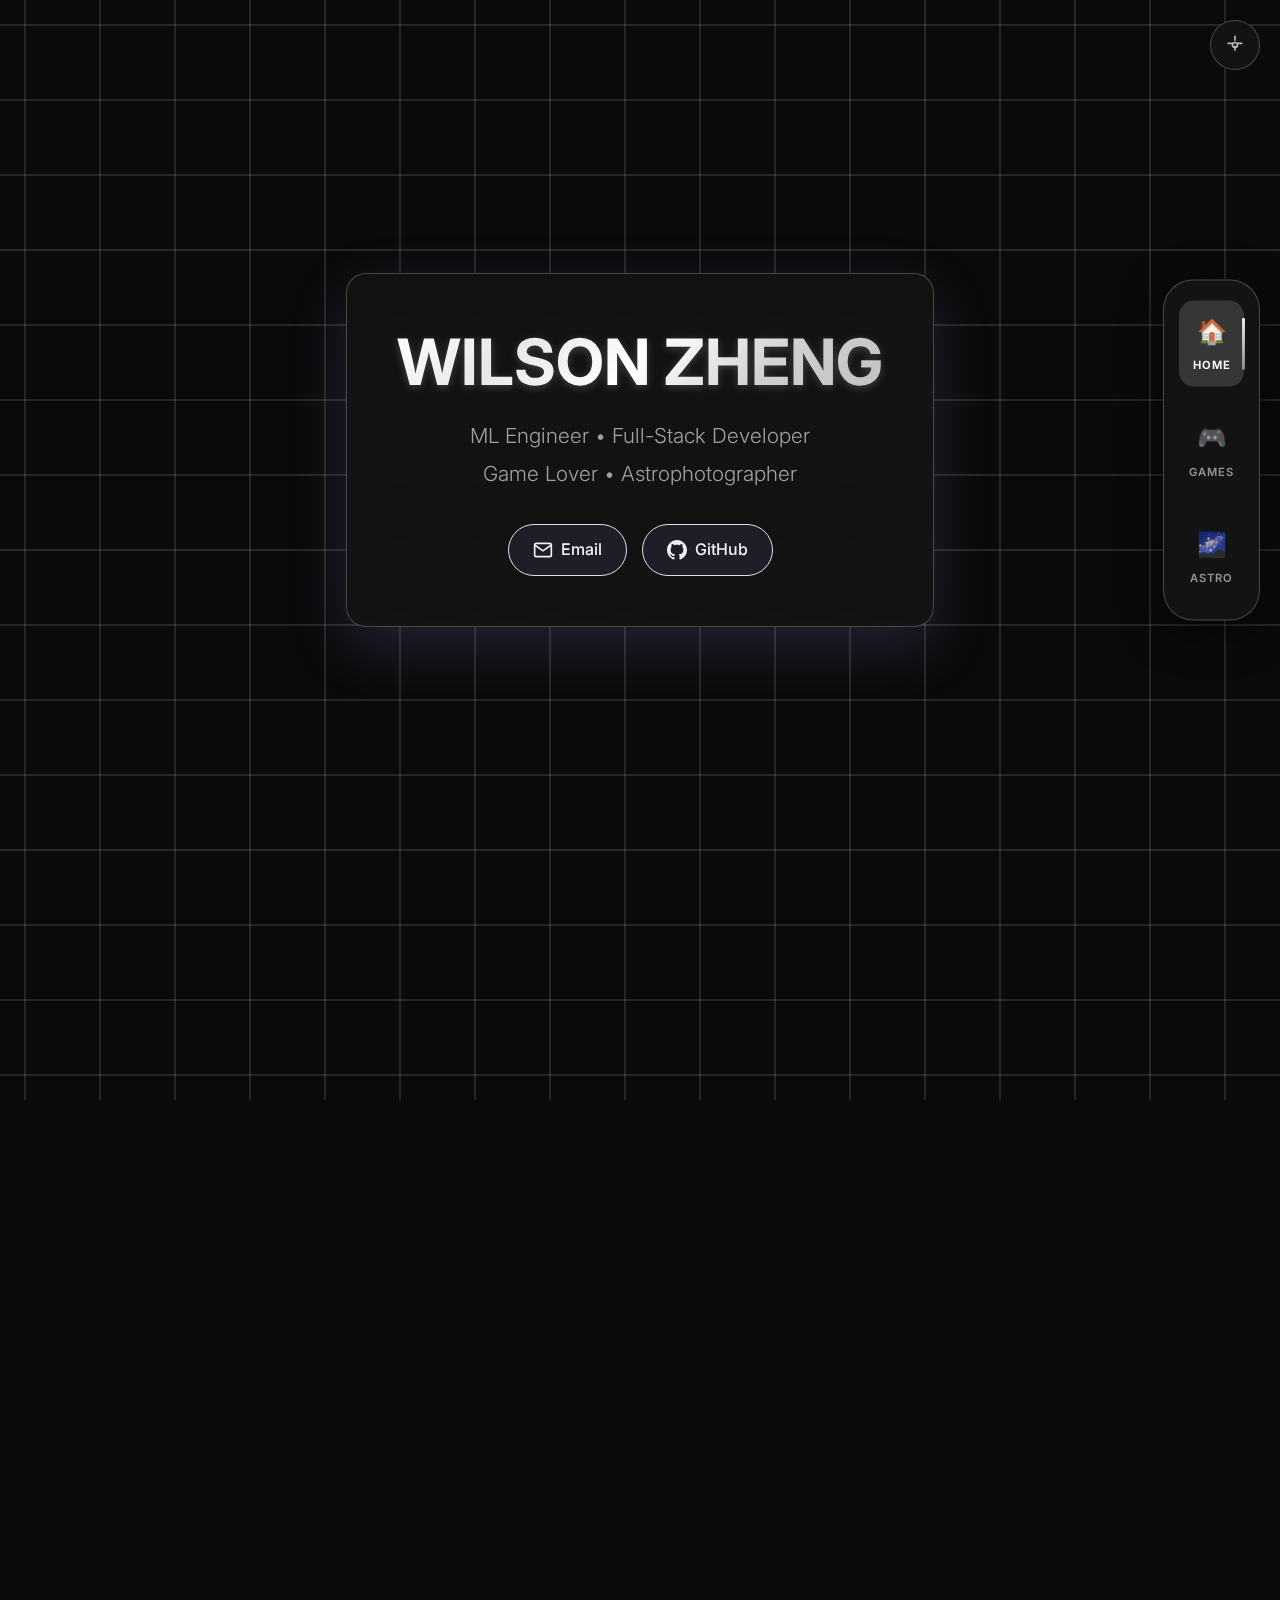
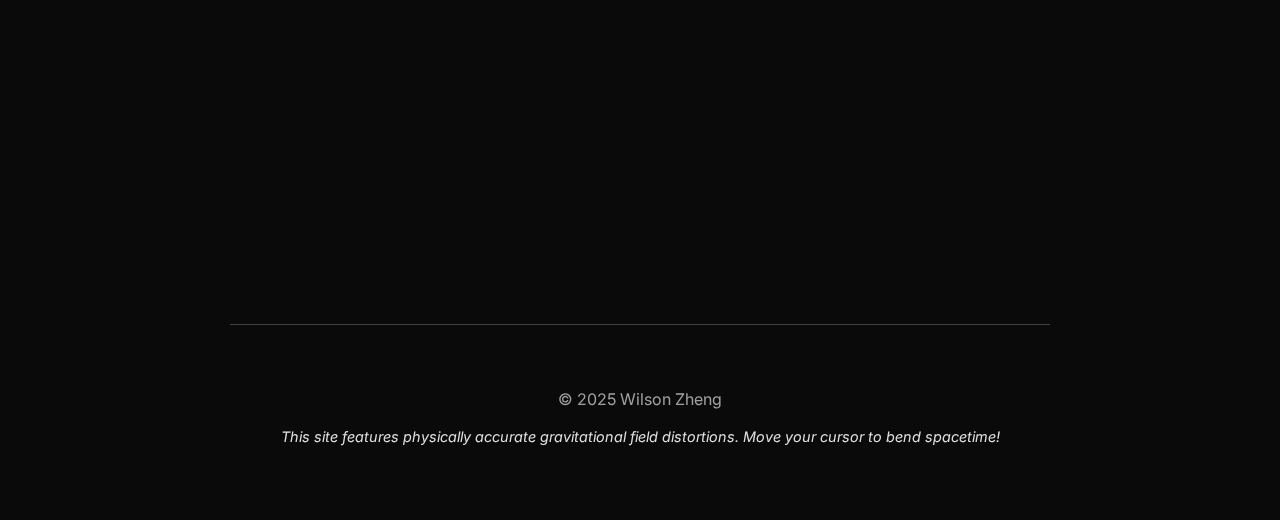
<file: index.html>
<!DOCTYPE html>
<html lang="en">
<head>
    <meta charset="UTF-8">
    <meta name="viewport" content="width=device-width, initial-scale=1.0">
    <title>Wilson Zheng | AI Engineer & Physicist</title>
    <link rel="stylesheet" href="styles.css">
    <link rel="preconnect" href="https://fonts.googleapis.com">
    <link rel="preconnect" href="https://fonts.gstatic.com" crossorigin>
    <link href="https://fonts.googleapis.com/css2?family=Inter:wght@300;400;600;700&family=JetBrains+Mono:wght@400;600&display=swap" rel="stylesheet">
</head>
<body>
    <canvas id="gravitationalGrid"></canvas>

    <!-- Navigation Bar -->
    <nav class="navbar-side-right">
        <a href="index.html" class="nav-link active" title="Home">
            <span class="icon">🏠</span>
            <span class="label">Home</span>
        </a>
        <a href="games.html" class="nav-link" title="Games">
            <span class="icon">🎮</span>
            <span class="label">Games</span>
        </a>
        <a href="astrophotography.html" class="nav-link" title="Astrophotography">
            <span class="icon">🌌</span>
            <span class="label">Astro</span>
        </a>
    </nav>

    <!-- Background Controls -->
    <div class="controls-panel" id="controlsPanel">
        <button class="controls-toggle" id="controlsToggle" aria-label="Toggle Controls">
            <svg width="20" height="20" viewBox="0 0 24 24" fill="none" stroke="currentColor" stroke-width="2">
                <circle cx="12" cy="12" r="3"></circle>
                <path d="M12 1v6m0 6v6m9-9h-6m-6 0H3"></path>
            </svg>
        </button>

        <div class="controls-content" id="controlsContent">
            <h3>Grid Controls</h3>

            <div class="control-group">
                <label class="toggle-label">
                    <span>Grid Animation</span>
                    <input type="checkbox" id="gridToggle" checked>
                    <span class="toggle-switch"></span>
                </label>
            </div>

            <div class="control-group">
                <label>
                    Grid Spacing: <span class="value" id="spacingValue">75</span>px
                </label>
                <input type="range" id="gridSpacing" min="20" max="100" value="75" step="5">
            </div>

            <div class="control-group">
                <label>
                    Gravity Strength: <span class="value" id="strengthValue">250</span>
                </label>
                <input type="range" id="gravityStrength" min="0" max="500" value="250" step="10">
            </div>

            <div class="control-group">
                <label>
                    Gravity Radius: <span class="value" id="radiusValue">300</span>px
                </label>
                <input type="range" id="gravityRadius" min="100" max="500" value="300" step="20">
            </div>
        </div>
    </div>

    <div class="container">
        <!-- Hero Section -->
        <section class="hero">
            <div class="hero-content">
                <h1>WILSON ZHENG</h1>
                <p class="subtitle">ML Engineer • Full-Stack Developer<br>Game Lover • Astrophotographer</p>
                <div class="hero-links">
                    <a href="mailto:wilsonz@andrew.cmu.edu" class="link-button">
                        <svg width="20" height="20" viewBox="0 0 24 24" fill="none" stroke="currentColor" stroke-width="2">
                            <path d="M4 4h16c1.1 0 2 .9 2 2v12c0 1.1-.9 2-2 2H4c-1.1 0-2-.9-2-2V6c0-1.1.9-2 2-2z"></path>
                            <polyline points="22,6 12,13 2,6"></polyline>
                        </svg>
                        Email
                    </a>
                    <a href="https://github.com/wilsonzheng0327" target="_blank" class="link-button">
                        <svg width="20" height="20" viewBox="0 0 24 24" fill="currentColor">
                            <path d="M12 0c-6.626 0-12 5.373-12 12 0 5.302 3.438 9.8 8.207 11.387.599.111.793-.261.793-.577v-2.234c-3.338.726-4.033-1.416-4.033-1.416-.546-1.387-1.333-1.756-1.333-1.756-1.089-.745.083-.729.083-.729 1.205.084 1.839 1.237 1.839 1.237 1.07 1.834 2.807 1.304 3.492.997.107-.775.418-1.305.762-1.604-2.665-.305-5.467-1.334-5.467-5.931 0-1.311.469-2.381 1.236-3.221-.124-.303-.535-1.524.117-3.176 0 0 1.008-.322 3.301 1.23.957-.266 1.983-.399 3.003-.404 1.02.005 2.047.138 3.006.404 2.291-1.552 3.297-1.23 3.297-1.23.653 1.653.242 2.874.118 3.176.77.84 1.235 1.911 1.235 3.221 0 4.609-2.807 5.624-5.479 5.921.43.372.823 1.102.823 2.222v3.293c0 .319.192.694.801.576 4.765-1.589 8.199-6.086 8.199-11.386 0-6.627-5.373-12-12-12z"/>
                        </svg>
                        GitHub
                    </a>
                </div>
            </div>
        </section>

        <!-- About Section -->
        <section class="section">
            <span class="section-tag">About Me</span>
            <div class="card">
                <!-- <h2>Building AI solutions with a physics mindset</h2> -->
                <p>Hello! I'm Wilson, a Computer Science and Physics graduate from The University of Virginia, currently pursuing my Master's degree at Carnegie Mellon University. My experience spans developing AI-powered tools, building machine leaning models for real-world problems, and architecting cloud solutions. I'm passionate about the intersection of AI research and practical applications, with hands-on experience in ML infra, web development, game development, and data analytics.</p>
                <p>Whether I'm architecting AI-based solutions, creating educational physics games, or exploring machine learning algorithms, I thrive on solving complex problems and translating innovative ideas into real-world solutions. I'm always eager to take on new challenges that push the boundaries of what's possible with technology.</p>
                <p>Beyond academics, I've done a little bit of astrophotography, fully documented by the blog also in the Astro page. A dream of mine is to have one of my images be on apod.nasa.gov!</p>
            </div>
        </section>

        <!-- Education Section -->
        <section class="section">
            <span class="section-tag">Education</span>

            <div class="card">
                <div class="education-header">
                    <div>
                        <h3>Carnegie Mellon University</h3>
                        <p class="degree">Master of Science in Artificial Intelligence and Innovation</p>
                    </div>
                    <div class="education-meta">
                        <p class="date">Expected May 2027</p>
                        <p class="location">Pittsburgh, PA</p>
                    </div>
                </div>
                <div class="courses">
                    <p class="courses-label">Relevant Courses:</p>
                    <p>Machine Learning, Generative-AI for Music, Deep Learning, Multi-Modal Machine Learning, AI Engineering, LLM Systems</p>
                </div>
            </div>

            <div class="card">
                <div class="education-header">
                    <div>
                        <h3>The University of Virginia</h3>
                        <p class="degree">Bachelor's Degree in Computer Science & Physics</p>
                    </div>
                    <div class="education-meta">
                        <p class="date">August 2021 - May 2025</p>
                        <p class="location">Charlottesville, VA</p>
                    </div>
                </div>
                <div class="honors">
                    <!-- <span class="honor-badge">GPA: 3.91/4.0</span> -->
                    <span class="honor-badge">Echols Scholar</span>
                    <span class="honor-badge">College Science Scholar</span>
                    <span class="honor-badge">Dean's List</span>
                </div>
                <div class="courses">
                    <p class="courses-label">Relevant Courses:</p>
                    <p>Data Structures & Algorithms, Software Development Methods, Computer Architecture, Machine Learning, Cybersecurity, Compilers, Operating System, Database Systems, Cloud Computing, Quantum Computing</p>
                </div>
            </div>
        </section>

        <!-- Work Experience Section -->
        <section class="section">
            <span class="section-tag">Work Experience</span>

            <div class="card">
                <div class="experience-header">
                    <div>
                        <h3>Software Development Engineer Intern</h3>
                        <p class="company">Amazon Web Services</p>
                    </div>
                    <div class="experience-meta">
                        <p class="date">Jun 2025 – Aug 2025</p>
                        <p class="location">Beijing, China</p>
                    </div>
                </div>
                <ul class="experience-list">
                    <li>Engineered Amazon Q-powered AI unit test generation tool, achieving up to <strong>90% improvement</strong> in code coverage</li>
                    <li>Integrated solution into Amazon's internal build system and CI/CD pipeline, enabling automatic test generation for development teams, cutting down manual testing effort by <strong>10 hours weekly</strong></li>
                    <li>Deployed scalable cloud infrastructure on AWS utilizing SQS, Lambda, and containerized services</li>
                    <li>Established multi-layered quality filters with <strong>100% reliability</strong> to remove LLM hallucinations</li>
                </ul>
            </div>

            <div class="card">
                <div class="experience-header">
                    <div>
                        <h3>Research Assistant, Game Developer</h3>
                        <p class="company">University of Virginia</p>
                    </div>
                    <div class="experience-meta">
                        <p class="date">Jun 2024 – Sep 2024</p>
                        <p class="location">Charlottesville, VA</p>
                    </div>
                </div>
                <ul class="experience-list">
                    <li>Collaborated with University of Virginia physics faculty to create educational game teaching complex astrophysics concepts including <strong>black holes and gravitational waves</strong> in Unity</li>
                    <li>Engineered infinite world generation system with physically accurate gravitational wave simulations, mimicking ripple effects with correct polarization</li>
                </ul>
            </div>

            <div class="card">
                <div class="experience-header">
                    <div>
                        <h3>Machine Learning Engineer Intern</h3>
                        <p class="company">DataMIMO</p>
                    </div>
                    <div class="experience-meta">
                        <p class="date">May 2024 – Jul 2024</p>
                        <p class="location">Palo Alto, CA</p>
                    </div>
                </div>
                <ul class="experience-list">
                    <li>Analyzed machine learning models to predict property values using NumPy and scikit-learn</li>
                    <li>Created interactive data visualizations and sentiment analysis tools enabling clients to identify emerging market trends and investment opportunities</li>
                    <li>Scraped web information with scripts using ChromeDriver and Selenium to enhance breadth of project datasets</li>
                </ul>
            </div>

            <div class="card">
                <div class="experience-header">
                    <div>
                        <h3>Data Analytics Intern</h3>
                        <p class="company">L'Oréal</p>
                    </div>
                    <div class="experience-meta">
                        <p class="date">Jun 2022 – Aug 2022</p>
                        <p class="location">Shanghai, China</p>
                    </div>
                </div>
                <ul class="experience-list">
                    <li>Solved critical security vulnerability by developing automated Identity and Access Management system, preventing unauthorized project access and ensuring compliance on GCP with Pub/Sub, Cloud Scheduler, and Cloud Function</li>
                    <li>Post-processed <strong>50,000+ consumer responses</strong> with Python Pandas, improved data organization and uniformity</li>
                    <li>Implemented automated ML-based sentiment analysis system on GCP reducing manual analysis time</li>
                </ul>
            </div>
        </section>

        <!-- Projects Section -->
        <section class="section">
            <span class="section-tag">Featured Projects</span>

            <div class="card project-card">
                <div class="project-media">
                    <div class="video-placeholder">
                        <span class="media-icon">🎬</span>
                        <p class="media-label">Demo coming... </p>
                    </div>
                </div>
                <div class="project-content">
                    <div class="project-header">
                        <h3>AI Podcast Platform <a href="https://github.com/wilsonzheng0327/ai-podcast-platform" class="github-link" target="_blank" title="View on GitHub"><svg viewBox="0 0 24 24" fill="currentColor"><path d="M12 0c-6.626 0-12 5.373-12 12 0 5.302 3.438 9.8 8.207 11.387.599.111.793-.261.793-.577v-2.234c-3.338.726-4.033-1.416-4.033-1.416-.546-1.387-1.333-1.756-1.333-1.756-1.089-.745.083-.729.083-.729 1.205.084 1.839 1.237 1.839 1.237 1.07 1.834 2.807 1.304 3.492.997.107-.775.418-1.305.762-1.604-2.665-.305-5.467-1.334-5.467-5.931 0-1.311.469-2.381 1.236-3.221-.124-.303-.535-1.524.117-3.176 0 0 1.008-.322 3.301 1.23.957-.266 1.983-.399 3.003-.404 1.02.005 2.047.138 3.006.404 2.291-1.552 3.297-1.23 3.297-1.23.653 1.653.242 2.874.118 3.176.77.84 1.235 1.911 1.235 3.221 0 4.609-2.807 5.624-5.479 5.921.43.372.823 1.102.823 2.222v3.293c0 .319.192.694.801.576 4.765-1.589 8.199-6.086 8.199-11.386 0-6.627-5.373-12-12-12z"/></svg></a></h3>
                        <p class="date">Oct 2025 – Present</p>
                    </div>
                    <p class="project-description">Architected AI-powered podcast generation platform for personalized podcasts interleaved with real users' stories. Engineered multi-modal ML pipeline integrating Whisper ASR, OpenAI embeddings for semantic vector search, GPT for conversation and script generation, and open-source Text-to-Speech models.</p>
                    <p class="project-description">Implemented RAG-based AI host personality system with per-host knowledge bases, creating AI personas with curated expertise for contextually aware podcast commentary.</p>
                    <div class="tech-stack">
                        <span class="tech-tag">Whisper ASR</span>
                        <span class="tech-tag">OpenAI Embeddings</span>
                        <span class="tech-tag">GPT</span>
                        <span class="tech-tag">Text-to-Speech</span>
                        <span class="tech-tag">RAG</span>
                        <span class="tech-tag">Semantic Search</span>
                    </div>
                </div>
            </div>

            <div class="card project-card">
                <div class="project-media">
                    <div class="video-placeholder">
                        <span class="media-icon">🎬</span>
                        <p class="media-label">Demo coming...</p>
                    </div>
                </div>
                <div class="project-content">
                    <div class="project-header">
                        <h3>Personal News Recommender <a href="https://github.com/wilsonzheng0327/news-recommender" class="github-link" target="_blank" title="View on GitHub"><svg viewBox="0 0 24 24" fill="currentColor"><path d="M12 0c-6.626 0-12 5.373-12 12 0 5.302 3.438 9.8 8.207 11.387.599.111.793-.261.793-.577v-2.234c-3.338.726-4.033-1.416-4.033-1.416-.546-1.387-1.333-1.756-1.333-1.756-1.089-.745.083-.729.083-.729 1.205.084 1.839 1.237 1.839 1.237 1.07 1.834 2.807 1.304 3.492.997.107-.775.418-1.305.762-1.604-2.665-.305-5.467-1.334-5.467-5.931 0-1.311.469-2.381 1.236-3.221-.124-.303-.535-1.524.117-3.176 0 0 1.008-.322 3.301 1.23.957-.266 1.983-.399 3.003-.404 1.02.005 2.047.138 3.006.404 2.291-1.552 3.297-1.23 3.297-1.23.653 1.653.242 2.874.118 3.176.77.84 1.235 1.911 1.235 3.221 0 4.609-2.807 5.624-5.479 5.921.43.372.823 1.102.823 2.222v3.293c0 .319.192.694.801.576 4.765-1.589 8.199-6.086 8.199-11.386 0-6.627-5.373-12-12-12z"/></svg></a></h3>
                        <p class="date">Sep 2025 - Oct 2025</p>
                    </div>
                    <p class="project-description">Developed ML-powered news recommendation system with automated scraping pipeline, fine-tuned DistilBERT for topic classification, and FAISS-indexed semantic search over article embeddings.</p>
                    <p class="project-description">Built FastAPI backend with Celery task queue for asynchronous article processing, PostgreSQL database, and Redis caching. Implemented scheduled jobs for hourly news ingestion and classification. Engineered recommendation engine combining content-based filtering using Sentence Transformers and collaborative filtering with matrix factorization algorithms.</p>
                    <div class="tech-stack">
                        <span class="tech-tag">FastAPI</span>
                        <span class="tech-tag">Celery</span>
                        <span class="tech-tag">PostgreSQL</span>
                        <span class="tech-tag">Redis</span>
                        <span class="tech-tag">DistilBERT</span>
                        <span class="tech-tag">FAISS</span>
                        <span class="tech-tag">Sentence Transformers</span>
                    </div>
                </div>
            </div>

            <div class="card project-card">
                <div class="project-media">
                    <img src="demos/hand_gesture.gif" alt="Keyboard controller demo">
                </div>
                <div class="project-content">
                    <div class="project-header">
                        <h3>Hand Gesture-Based Keyboard Controller <a href="https://github.com/wilsonzheng0327/gesture-keyboard" class="github-link" target="_blank" title="View on GitHub"><svg viewBox="0 0 24 24" fill="currentColor"><path d="M12 0c-6.626 0-12 5.373-12 12 0 5.302 3.438 9.8 8.207 11.387.599.111.793-.261.793-.577v-2.234c-3.338.726-4.033-1.416-4.033-1.416-.546-1.387-1.333-1.756-1.333-1.756-1.089-.745.083-.729.083-.729 1.205.084 1.839 1.237 1.839 1.237 1.07 1.834 2.807 1.304 3.492.997.107-.775.418-1.305.762-1.604-2.665-.305-5.467-1.334-5.467-5.931 0-1.311.469-2.381 1.236-3.221-.124-.303-.535-1.524.117-3.176 0 0 1.008-.322 3.301 1.23.957-.266 1.983-.399 3.003-.404 1.02.005 2.047.138 3.006.404 2.291-1.552 3.297-1.23 3.297-1.23.653 1.653.242 2.874.118 3.176.77.84 1.235 1.911 1.235 3.221 0 4.609-2.807 5.624-5.479 5.921.43.372.823 1.102.823 2.222v3.293c0 .319.192.694.801.576 4.765-1.589 8.199-6.086 8.199-11.386 0-6.627-5.373-12-12-12z"/></svg></a></h3>
                        <p class="date">Mar 2025 - May 2025</p>
                    </div>
                    <p class="project-description">Developed a real-time computer vision-powered hand gesture recognition system with PyTorch and OpenCV, achieving <strong>95% confidence</strong> for gesture classification across 12 distinct hand poses captured via webcam feed.</p>
                    <p class="project-description">Built gesture-to-keyboard mapping application motivated by accessibility and hands-free computing needs.</p>
                    <div class="tech-stack">
                        <span class="tech-tag">PyTorch</span>
                        <span class="tech-tag">OpenCV</span>
                        <span class="tech-tag">Computer Vision</span>
                        <span class="tech-tag">Real-time Processing</span>
                        <span class="tech-tag">Accessibility</span>
                    </div>
                </div>
            </div>
        </section>

        <!-- Footer -->
        <footer class="footer">
            <p>&copy; 2025 Wilson Zheng</p>
            <p class="footer-note">This site features physically accurate gravitational field distortions. Move your cursor to bend spacetime!</p>
        </footer>
    </div>

    <script src="grid-background.js"></script>
    <script src="script.js"></script>
</body>
</html>
</file>
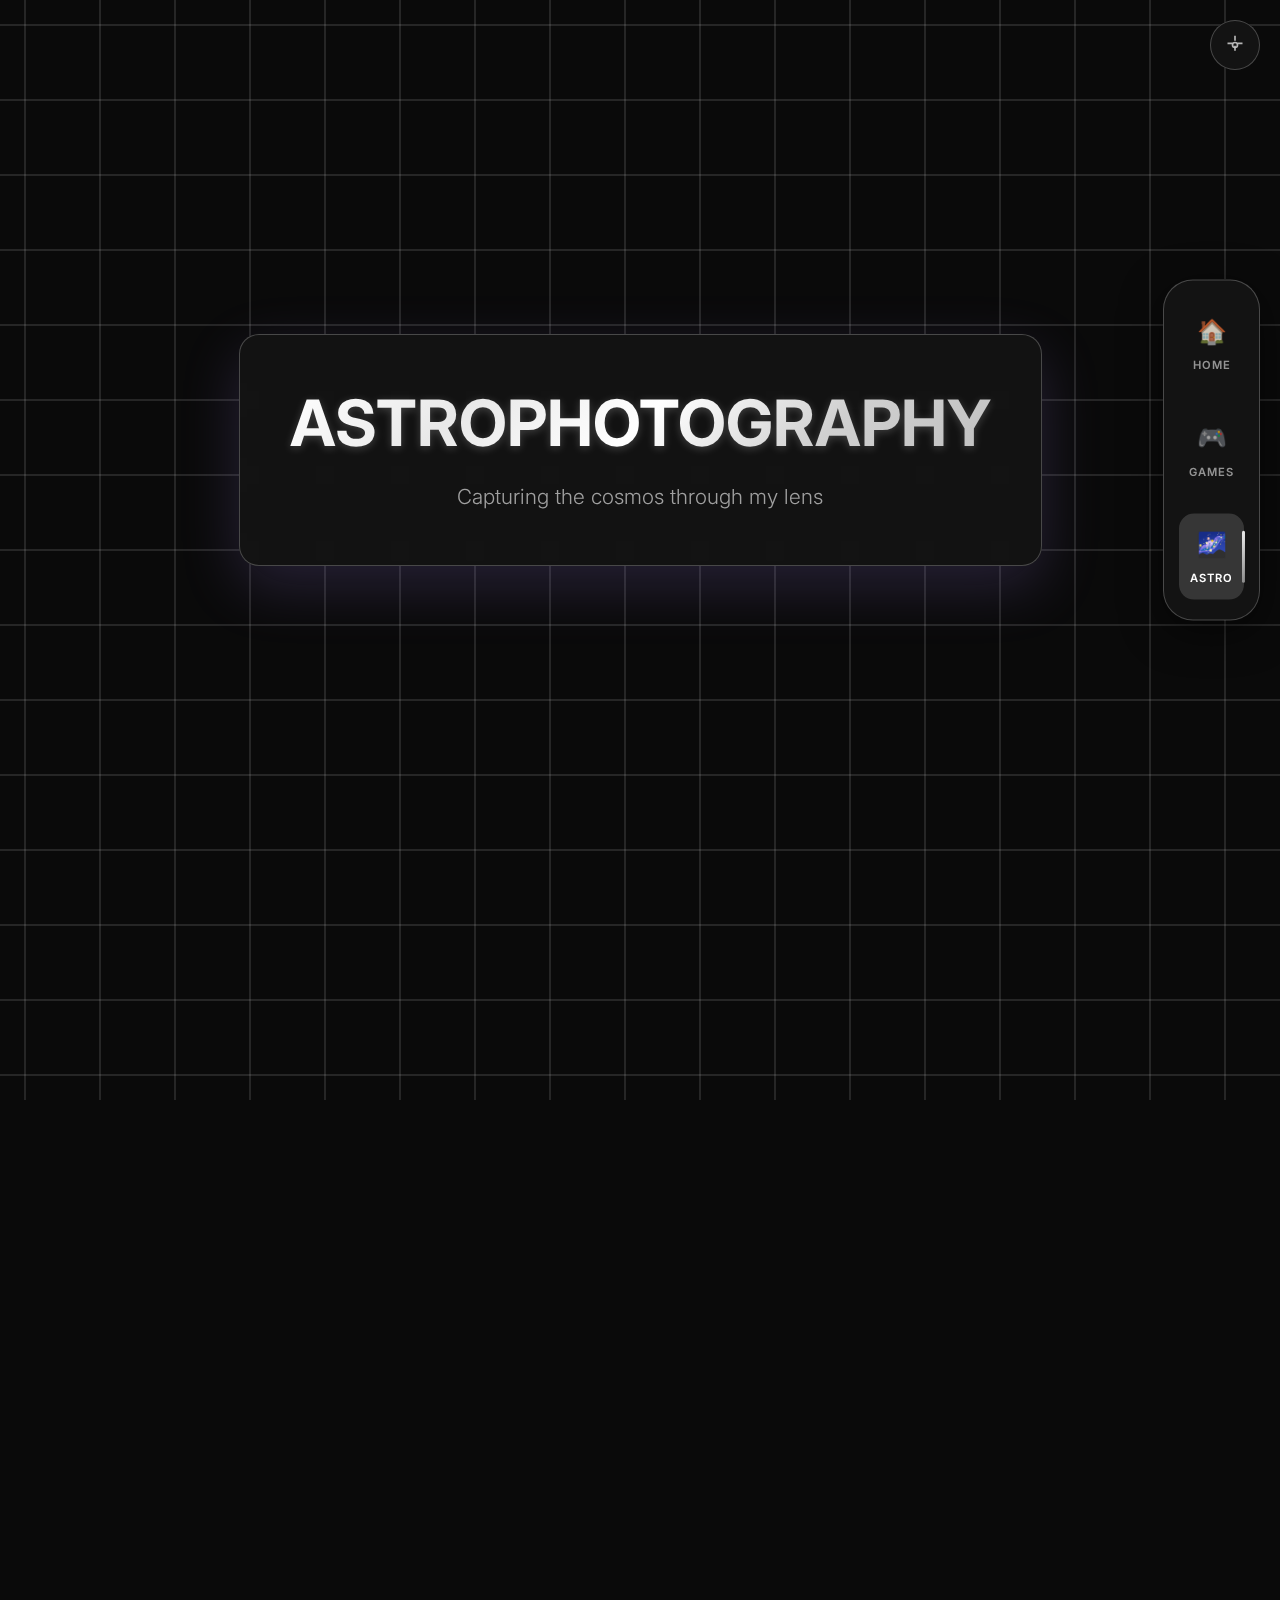
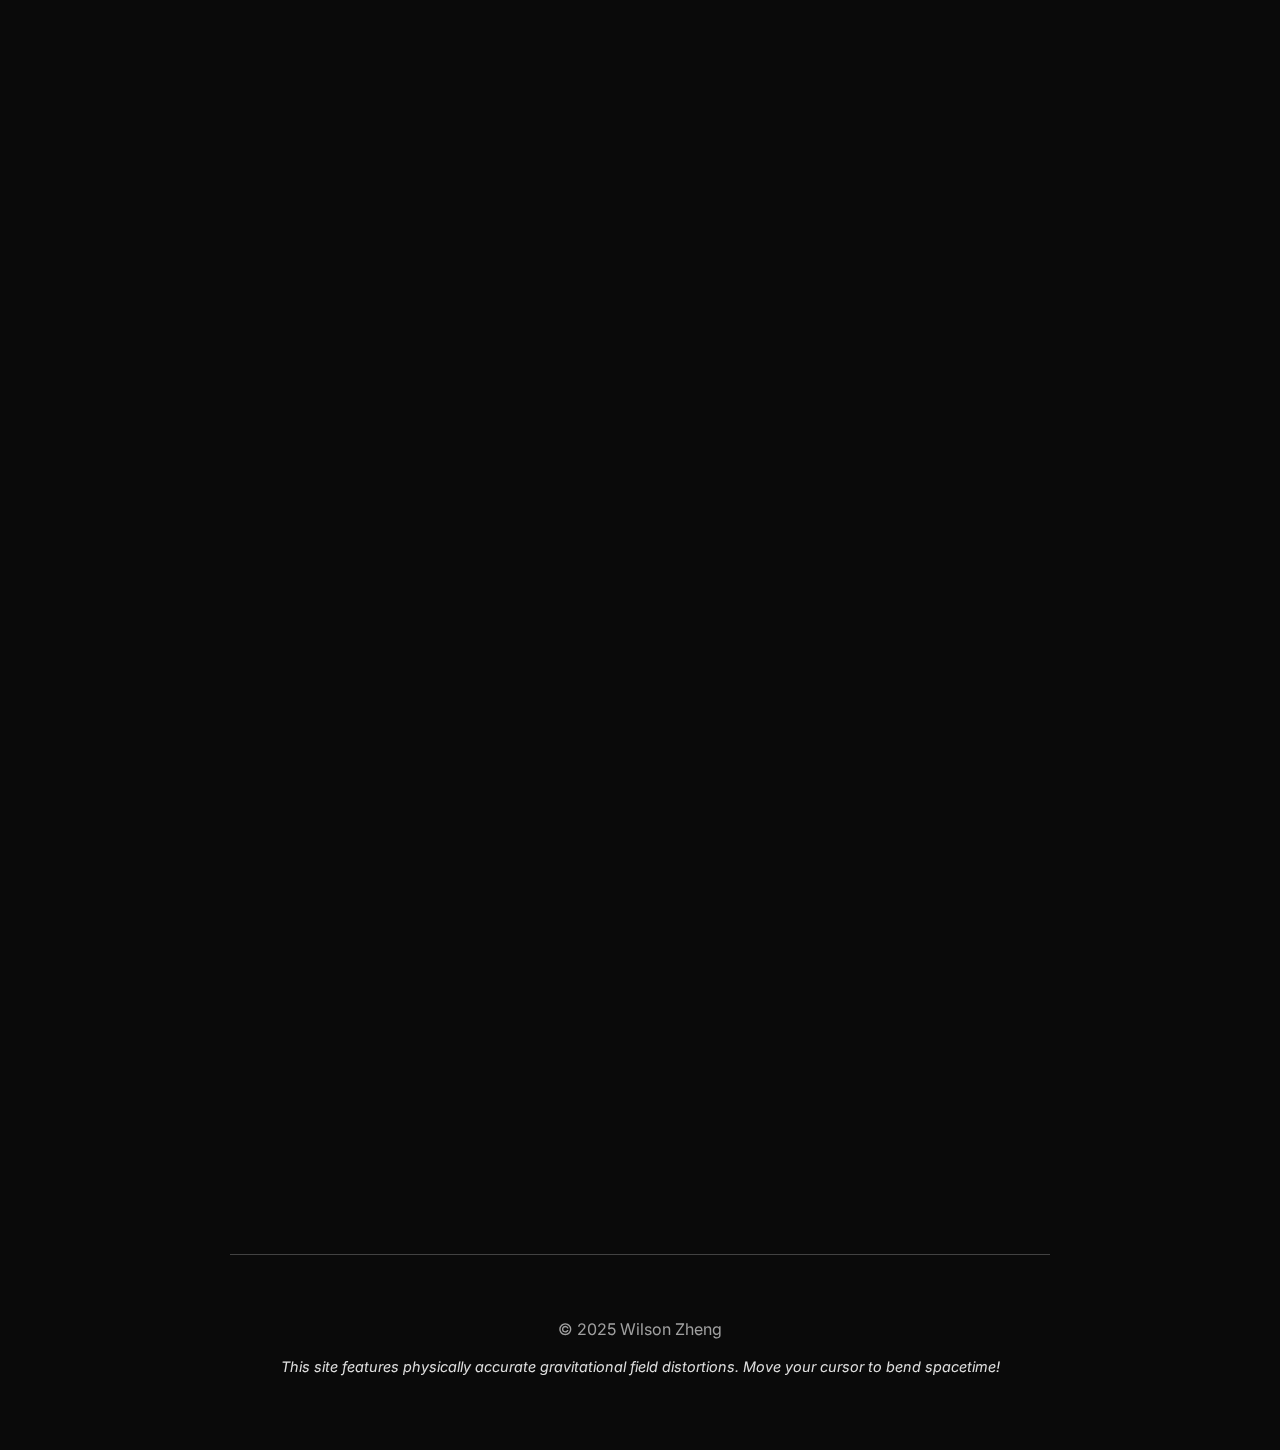
<file: astrophotography.html>
<!DOCTYPE html>
<html lang="en">
<head>
    <meta charset="UTF-8">
    <meta name="viewport" content="width=device-width, initial-scale=1.0">
    <title>Astrophotography | Wilson Zheng</title>
    <link rel="stylesheet" href="styles.css">
    <link rel="preconnect" href="https://fonts.googleapis.com">
    <link rel="preconnect" href="https://fonts.gstatic.com" crossorigin>
    <link href="https://fonts.googleapis.com/css2?family=Inter:wght@300;400;600;700&family=JetBrains+Mono:wght@400;600&display=swap" rel="stylesheet">
</head>
<body>
    <canvas id="gravitationalGrid"></canvas>

    <!-- Navigation Bar -->
    <nav class="navbar-side-right">
        <a href="index.html" class="nav-link" title="Home">
            <span class="icon">🏠</span>
            <span class="label">Home</span>
        </a>
        <a href="games.html" class="nav-link" title="Games">
            <span class="icon">🎮</span>
            <span class="label">Games</span>
        </a>
        <a href="astrophotography.html" class="nav-link active" title="Astrophotography">
            <span class="icon">🌌</span>
            <span class="label">Astro</span>
        </a>
    </nav>

    <!-- Background Controls -->
    <div class="controls-panel" id="controlsPanel">
        <button class="controls-toggle" id="controlsToggle" aria-label="Toggle Controls">
            <svg width="20" height="20" viewBox="0 0 24 24" fill="none" stroke="currentColor" stroke-width="2">
                <circle cx="12" cy="12" r="3"></circle>
                <path d="M12 1v6m0 6v6m9-9h-6m-6 0H3"></path>
            </svg>
        </button>

        <div class="controls-content" id="controlsContent">
            <h3>Grid Controls</h3>

            <div class="control-group">
                <label class="toggle-label">
                    <span>Grid Animation</span>
                    <input type="checkbox" id="gridToggle" checked>
                    <span class="toggle-switch"></span>
                </label>
            </div>

            <div class="control-group">
                <label>
                    Grid Spacing: <span class="value" id="spacingValue">75</span>px
                </label>
                <input type="range" id="gridSpacing" min="20" max="100" value="75" step="5">
            </div>

            <div class="control-group">
                <label>
                    Gravity Strength: <span class="value" id="strengthValue">250</span>
                </label>
                <input type="range" id="gravityStrength" min="0" max="500" value="250" step="10">
            </div>

            <div class="control-group">
                <label>
                    Gravity Radius: <span class="value" id="radiusValue">300</span>px
                </label>
                <input type="range" id="gravityRadius" min="100" max="500" value="300" step="20">
            </div>
        </div>
    </div>

    <div class="container">
        <!-- Hero Section -->
        <section class="hero">
            <div class="hero-content">
                <h1>ASTROPHOTOGRAPHY</h1>
                <p class="subtitle">Capturing the cosmos through my lens</p>
            </div>
        </section>

        <!-- Gallery Grid -->
        <section class="section">
            <span class="section-tag">Gallery</span>

            <!-- Photo Card 1 -->
            <div class="card astro-card">
                <div class="astro-image">
                    <div class="image-placeholder">
                        <span class="media-icon">🌌</span>
                        <p class="media-label">Your Astrophoto Here</p>
                    </div>
                </div>
                <div class="astro-info">
                    <h3>Deep Sky Object 1</h3>
                    <p class="astro-details">
                        <span class="detail-item"><strong>Object:</strong> [Galaxy/Nebula Name]</span>
                        <span class="detail-item"><strong>Date:</strong> [Capture Date]</span>
                        <span class="detail-item"><strong>Exposure:</strong> [Total Integration Time]</span>
                        <span class="detail-item"><strong>Equipment:</strong> [Telescope/Camera Setup]</span>
                    </p>
                    <p class="astro-description">Add a description of the object, capture conditions, and any interesting details about the imaging process.</p>
                </div>
            </div>

            <!-- Photo Card 2 -->
            <div class="card astro-card">
                <div class="astro-image">
                    <div class="image-placeholder">
                        <span class="media-icon">🌌</span>
                        <p class="media-label">Your Astrophoto Here</p>
                    </div>
                </div>
                <div class="astro-info">
                    <h3>Deep Sky Object 2</h3>
                    <p class="astro-details">
                        <span class="detail-item"><strong>Object:</strong> [Galaxy/Nebula Name]</span>
                        <span class="detail-item"><strong>Date:</strong> [Capture Date]</span>
                        <span class="detail-item"><strong>Exposure:</strong> [Total Integration Time]</span>
                        <span class="detail-item"><strong>Equipment:</strong> [Telescope/Camera Setup]</span>
                    </p>
                    <p class="astro-description">Share details about this capture, including processing techniques and any challenges you encountered.</p>
                </div>
            </div>

            <!-- Photo Card 3 -->
            <div class="card astro-card">
                <div class="astro-image">
                    <div class="image-placeholder">
                        <span class="media-icon">🌌</span>
                        <p class="media-label">Your Astrophoto Here</p>
                    </div>
                </div>
                <div class="astro-info">
                    <h3>Deep Sky Object 3</h3>
                    <p class="astro-details">
                        <span class="detail-item"><strong>Object:</strong> [Galaxy/Nebula Name]</span>
                        <span class="detail-item"><strong>Date:</strong> [Capture Date]</span>
                        <span class="detail-item"><strong>Exposure:</strong> [Total Integration Time]</span>
                        <span class="detail-item"><strong>Equipment:</strong> [Telescope/Camera Setup]</span>
                    </p>
                    <p class="astro-description">Document your astrophotography journey and technical details here.</p>
                </div>
            </div>

            <!-- Photo Card 4 -->
            <div class="card astro-card">
                <div class="astro-image">
                    <div class="image-placeholder">
                        <span class="media-icon">🌌</span>
                        <p class="media-label">Your Astrophoto Here</p>
                    </div>
                </div>
                <div class="astro-info">
                    <h3>Planetary/Lunar Image</h3>
                    <p class="astro-details">
                        <span class="detail-item"><strong>Object:</strong> [Planet/Moon]</span>
                        <span class="detail-item"><strong>Date:</strong> [Capture Date]</span>
                        <span class="detail-item"><strong>Frames:</strong> [Number of frames stacked]</span>
                        <span class="detail-item"><strong>Equipment:</strong> [Telescope/Camera Setup]</span>
                    </p>
                    <p class="astro-description">Perfect for showcasing planetary or lunar photography.</p>
                </div>
            </div>
        </section>

        <!-- Footer -->
        <footer class="footer">
            <p>&copy; 2025 Wilson Zheng</p>
            <p class="footer-note">This site features physically accurate gravitational field distortions. Move your cursor to bend spacetime!</p>
        </footer>
    </div>

    <script src="grid-background.js"></script>
    <script src="script.js"></script>
</body>
</html>
</file>
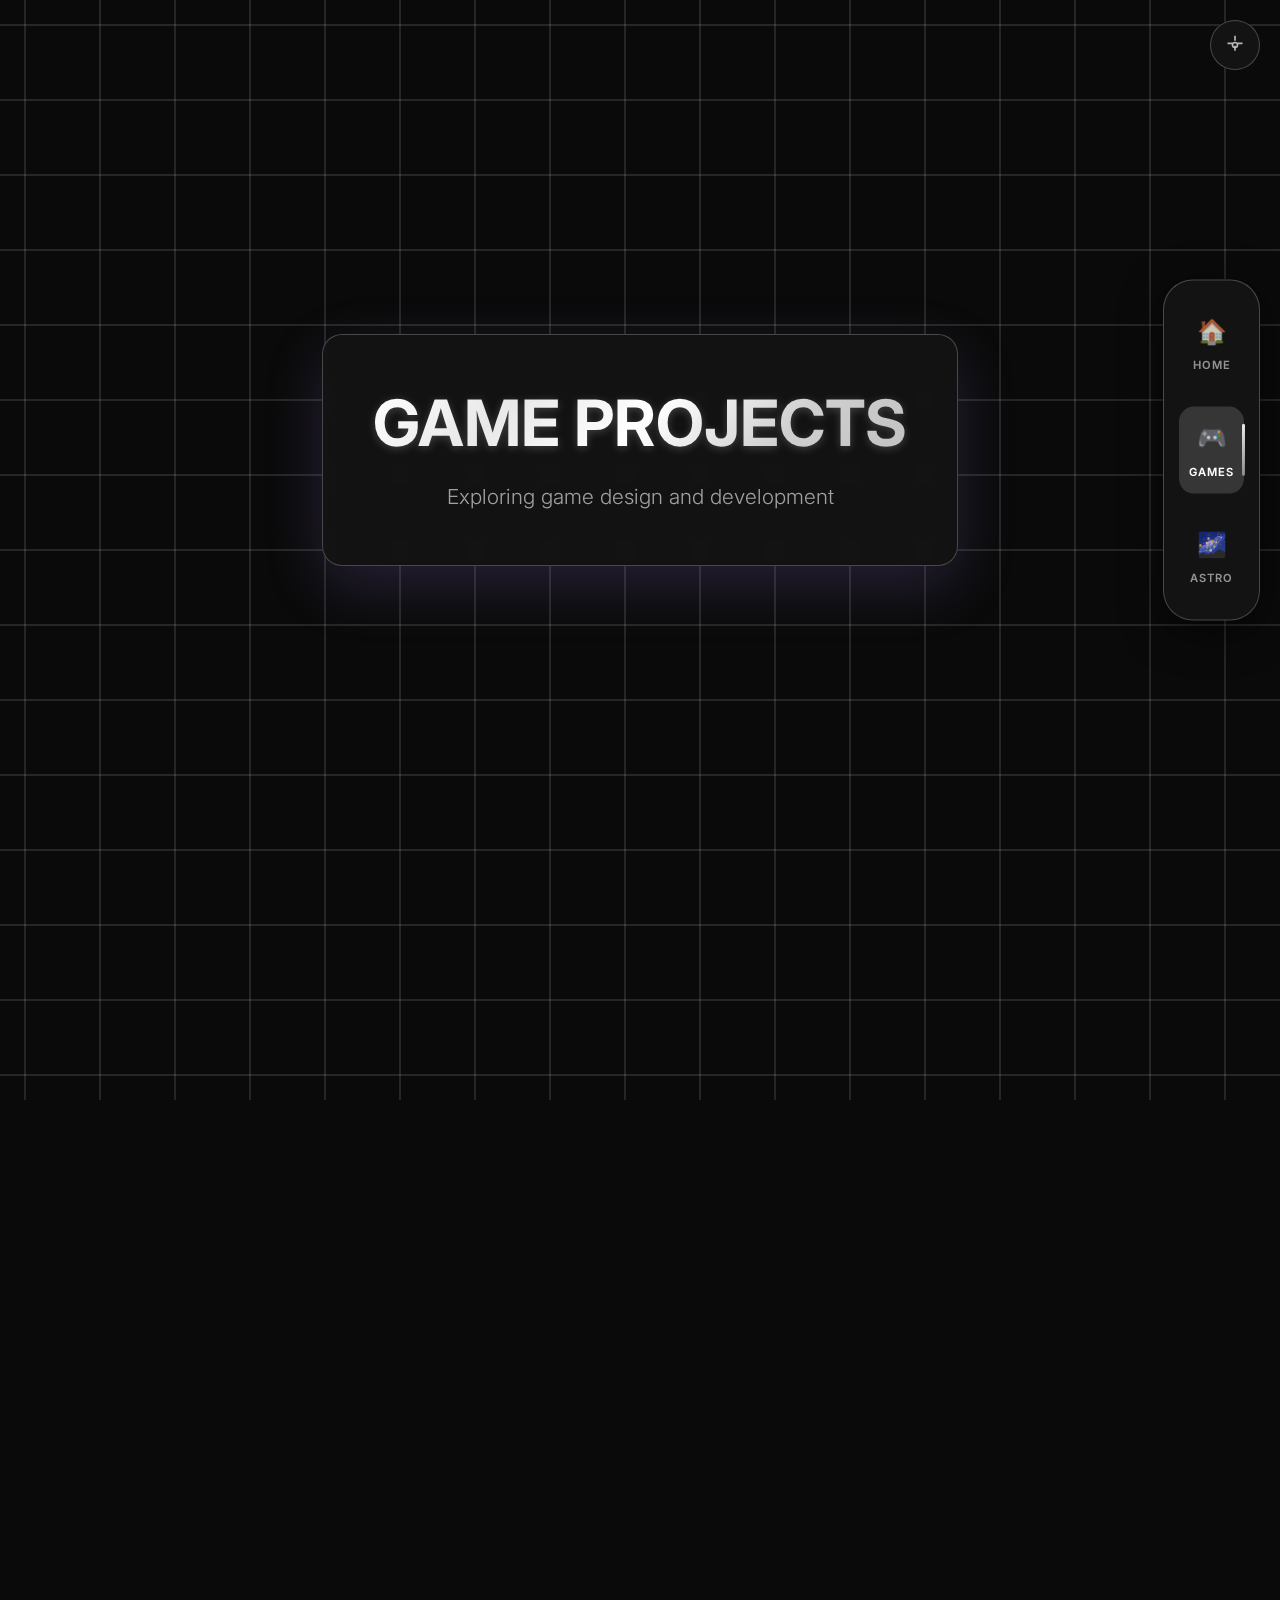
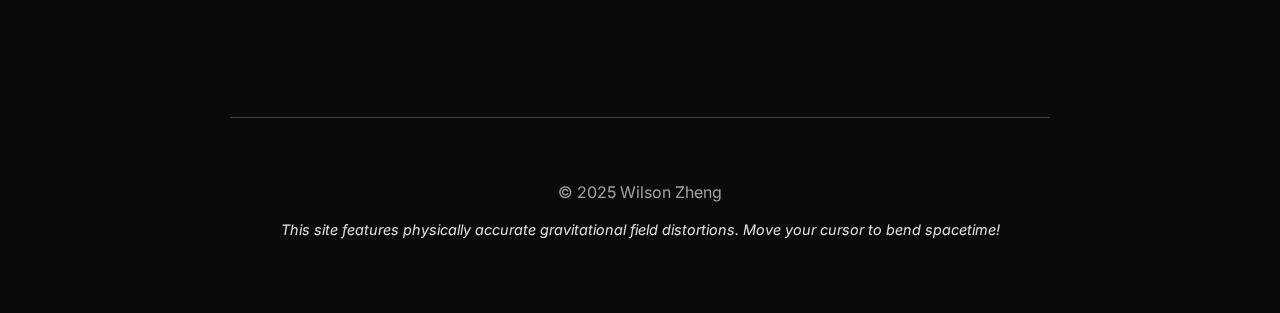
<file: games.html>
<!DOCTYPE html>
<html lang="en">
<head>
    <meta charset="UTF-8">
    <meta name="viewport" content="width=device-width, initial-scale=1.0">
    <title>Games | Wilson Zheng</title>
    <link rel="stylesheet" href="styles.css">
    <link rel="preconnect" href="https://fonts.googleapis.com">
    <link rel="preconnect" href="https://fonts.gstatic.com" crossorigin>
    <link href="https://fonts.googleapis.com/css2?family=Inter:wght@300;400;600;700&family=JetBrains+Mono:wght@400;600&display=swap" rel="stylesheet">
</head>
<body>
    <canvas id="gravitationalGrid"></canvas>

    <!-- Navigation Bar -->
    <nav class="navbar-side-right">
        <a href="index.html" class="nav-link" title="Home">
            <span class="icon">🏠</span>
            <span class="label">Home</span>
        </a>
        <a href="games.html" class="nav-link active" title="Games">
            <span class="icon">🎮</span>
            <span class="label">Games</span>
        </a>
        <a href="astrophotography.html" class="nav-link" title="Astrophotography">
            <span class="icon">🌌</span>
            <span class="label">Astro</span>
        </a>
    </nav>

    <!-- Background Controls -->
    <div class="controls-panel" id="controlsPanel">
        <button class="controls-toggle" id="controlsToggle" aria-label="Toggle Controls">
            <svg width="20" height="20" viewBox="0 0 24 24" fill="none" stroke="currentColor" stroke-width="2">
                <circle cx="12" cy="12" r="3"></circle>
                <path d="M12 1v6m0 6v6m9-9h-6m-6 0H3"></path>
            </svg>
        </button>

        <div class="controls-content" id="controlsContent">
            <h3>Grid Controls</h3>

            <div class="control-group">
                <label class="toggle-label">
                    <span>Grid Animation</span>
                    <input type="checkbox" id="gridToggle" checked>
                    <span class="toggle-switch"></span>
                </label>
            </div>

            <div class="control-group">
                <label>
                    Grid Spacing: <span class="value" id="spacingValue">75</span>px
                </label>
                <input type="range" id="gridSpacing" min="20" max="100" value="75" step="5">
            </div>

            <div class="control-group">
                <label>
                    Gravity Strength: <span class="value" id="strengthValue">250</span>
                </label>
                <input type="range" id="gravityStrength" min="0" max="500" value="250" step="10">
            </div>

            <div class="control-group">
                <label>
                    Gravity Radius: <span class="value" id="radiusValue">300</span>px
                </label>
                <input type="range" id="gravityRadius" min="100" max="500" value="300" step="20">
            </div>
        </div>
    </div>

    <div class="container">
        <!-- Hero Section -->
        <section class="hero">
            <div class="hero-content">
                <h1>GAME PROJECTS</h1>
                <p class="subtitle">Exploring game design and development</p>
            </div>
        </section>

        <!-- Games Grid -->
        <section class="section">

            <span class="section-tag">Featured Games</span>

            <div class="card project-card">
                <div class="project-media">
                    <iframe src="https://www.youtube.com/embed/r6LgBXiy3bc" title="Rhythm Defender Demo" frameborder="0" allow="accelerometer; autoplay; clipboard-write; encrypted-media; gyroscope; picture-in-picture; web-share" referrerpolicy="strict-origin-when-cross-origin" allowfullscreen></iframe>
                </div>
                <div class="project-content">
                    <div class="project-header">
                        <h3>Rhythm Defender <a href="https://github.com/wilsonzheng0327/rhythm-defender" class="github-link" target="_blank" title="View on GitHub"><svg viewBox="0 0 24 24" fill="currentColor"><path d="M12 0c-6.626 0-12 5.373-12 12 0 5.302 3.438 9.8 8.207 11.387.599.111.793-.261.793-.577v-2.234c-3.338.726-4.033-1.416-4.033-1.416-.546-1.387-1.333-1.756-1.333-1.756-1.089-.745.083-.729.083-.729 1.205.084 1.839 1.237 1.839 1.237 1.07 1.834 2.807 1.304 3.492.997.107-.775.418-1.305.762-1.604-2.665-.305-5.467-1.334-5.467-5.931 0-1.311.469-2.381 1.236-3.221-.124-.303-.535-1.524.117-3.176 0 0 1.008-.322 3.301 1.23.957-.266 1.983-.399 3.003-.404 1.02.005 2.047.138 3.006.404 2.291-1.552 3.297-1.23 3.297-1.23.653 1.653.242 2.874.118 3.176.77.84 1.235 1.911 1.235 3.221 0 4.609-2.807 5.624-5.479 5.921.43.372.823 1.102.823 2.222v3.293c0 .319.192.694.801.576 4.765-1.589 8.199-6.086 8.199-11.386 0-6.627-5.373-12-12-12z"/></svg></a></h3>
                        <p class="date">May 2025</p>
                    </div>
                    <p class="project-description">Rhythm game in a RPG setting.</p>
                    <div class="tech-stack">
                        <span class="tech-tag">Unity</span>
                        <span class="tech-tag">C#</span>
                    </div>
                </div>
            </div>

            <div class="card project-card">
                <div class="project-media">
                    <div class="video-placeholder">
                        <span class="media-icon">🎮</span>
                        <p class="media-label">Demo coming...</p>
                    </div>
                </div>
                <div class="project-content">
                    <div class="project-header">
                        <h3>Into the Abyss <a href="https://github.com/wilsonzheng0327/into-the-abyss" class="github-link" target="_blank" title="View on GitHub"><svg viewBox="0 0 24 24" fill="currentColor"><path d="M12 0c-6.626 0-12 5.373-12 12 0 5.302 3.438 9.8 8.207 11.387.599.111.793-.261.793-.577v-2.234c-3.338.726-4.033-1.416-4.033-1.416-.546-1.387-1.333-1.756-1.333-1.756-1.089-.745.083-.729.083-.729 1.205.084 1.839 1.237 1.839 1.237 1.07 1.834 2.807 1.304 3.492.997.107-.775.418-1.305.762-1.604-2.665-.305-5.467-1.334-5.467-5.931 0-1.311.469-2.381 1.236-3.221-.124-.303-.535-1.524.117-3.176 0 0 1.008-.322 3.301 1.23.957-.266 1.983-.399 3.003-.404 1.02.005 2.047.138 3.006.404 2.291-1.552 3.297-1.23 3.297-1.23.653 1.653.242 2.874.118 3.176.77.84 1.235 1.911 1.235 3.221 0 4.609-2.807 5.624-5.479 5.921.43.372.823 1.102.823 2.222v3.293c0 .319.192.694.801.576 4.765-1.589 8.199-6.086 8.199-11.386 0-6.627-5.373-12-12-12z"/></svg></a></h3>
                        <p class="date">March 2025</p>
                    </div>
                    <p class="project-description">Mini-game created in PICO-8, inspired by Made in Abyss. Designed everything by myself including the music tracks.</p>
                    <div class="tech-stack">
                        <span class="tech-tag">PICO-8</span>
                        <span class="tech-tag">Lua</span>
                    </div>
                </div>
            </div>

            <div class="card project-card">
                <div class="project-media">
                    <div class="video-placeholder">
                        <span class="media-icon">🎮</span>
                        <p class="media-label">Demo coming...</p>
                    </div>
                </div>
                <div class="project-content">
                    <div class="project-header">
                        <h3>Gravitational Waves Educational Game <a href="https://github.com/wilsonzheng0327/gravitational-waves-game" class="github-link" target="_blank" title="View on GitHub"><svg viewBox="0 0 24 24" fill="currentColor"><path d="M12 0c-6.626 0-12 5.373-12 12 0 5.302 3.438 9.8 8.207 11.387.599.111.793-.261.793-.577v-2.234c-3.338.726-4.033-1.416-4.033-1.416-.546-1.387-1.333-1.756-1.333-1.756-1.089-.745.083-.729.083-.729 1.205.084 1.839 1.237 1.839 1.237 1.07 1.834 2.807 1.304 3.492.997.107-.775.418-1.305.762-1.604-2.665-.305-5.467-1.334-5.467-5.931 0-1.311.469-2.381 1.236-3.221-.124-.303-.535-1.524.117-3.176 0 0 1.008-.322 3.301 1.23.957-.266 1.983-.399 3.003-.404 1.02.005 2.047.138 3.006.404 2.291-1.552 3.297-1.23 3.297-1.23.653 1.653.242 2.874.118 3.176.77.84 1.235 1.911 1.235 3.221 0 4.609-2.807 5.624-5.479 5.921.43.372.823 1.102.823 2.222v3.293c0 .319.192.694.801.576 4.765-1.589 8.199-6.086 8.199-11.386 0-6.627-5.373-12-12-12z"/></svg></a></h3>
                        <p class="date">Jun 2024 – Sep 2024</p>
                    </div>
                    <p class="project-description">Educational game created in collaboration with UVA physics faculty teaching complex astrophysics concepts including black holes and gravitational waves. Features infinite world generation with physically accurate gravitational wave simulations.</p>
                    <div class="tech-stack">
                        <span class="tech-tag">Unity</span>
                        <span class="tech-tag">C#</span>
                        <span class="tech-tag">Physics Simulation</span>
                        <span class="tech-tag">Procedural Generation</span>
                    </div>
                </div>
            </div>
        </section>

        <!-- Footer -->
        <footer class="footer">
            <p>&copy; 2025 Wilson Zheng</p>
            <p class="footer-note">This site features physically accurate gravitational field distortions. Move your cursor to bend spacetime!</p>
        </footer>
    </div>

    <script src="grid-background.js"></script>
    <script src="script.js"></script>
</body>
</html>
</file>
<file: styles.css>
* {
    margin: 0;
    padding: 0;
    box-sizing: border-box;
}

:root {
    --bg-primary: #0a0a0a;
    --bg-secondary: #1a1a1a;
    --text-primary: #f0f0f0;
    --text-secondary: #a0a0a0;
    --accent-purple: #e0e0e0;
    --accent-orange: #ffffff;
    --accent-pink: #d0d0d0;
    --card-bg: rgba(20, 20, 20, 0.85);
    --card-border: rgba(200, 200, 200, 0.3);
}

html {
    scroll-behavior: smooth;
}

body {
    font-family: 'Inter', -apple-system, BlinkMacSystemFont, 'Segoe UI', sans-serif;
    background: var(--bg-primary);
    color: var(--text-primary);
    line-height: 1.6;
    overflow-x: hidden;
    -webkit-font-smoothing: antialiased;
    -moz-osx-font-smoothing: grayscale;
}

/* Performance optimizations */
* {
    -webkit-backface-visibility: hidden;
    -moz-backface-visibility: hidden;
    -ms-backface-visibility: hidden;
    backface-visibility: hidden;
}

.card, .navbar-side-right, .controls-panel {
    will-change: transform;
}

#gravitationalGrid {
    position: fixed;
    z-index: 0;
    transition: opacity 0.5s ease;
    /* Width, height, top, and left are set dynamically by JavaScript */
}

/* Navigation Bar - Side Floating Right */
.navbar-side-right {
    position: fixed;
    right: 20px;
    top: 50%;
    transform: translateY(-50%);
    z-index: 100;
    background: rgba(20, 20, 20, 0.95);
    backdrop-filter: blur(10px);
    border: 1px solid rgba(200, 200, 200, 0.3);
    border-radius: 30px;
    padding: 20px 15px;
    display: flex;
    flex-direction: column;
    gap: 20px;
    box-shadow: 0 10px 40px rgba(0, 0, 0, 0.5);
}

.navbar-side-right .nav-link {
    color: rgba(180, 180, 180, 0.8);
    text-decoration: none;
    font-weight: 600;
    display: flex;
    flex-direction: column;
    align-items: center;
    gap: 6px;
    padding: 12px 10px;
    border-radius: 15px;
    transition: all 0.3s ease;
    position: relative;
}

.navbar-side-right .nav-link .icon {
    font-size: 1.5rem;
}

.navbar-side-right .nav-link .label {
    font-size: 0.7rem;
    text-transform: uppercase;
    letter-spacing: 1px;
}

.navbar-side-right .nav-link::after {
    content: '';
    position: absolute;
    right: -1px;
    top: 50%;
    transform: translateY(-50%);
    width: 3px;
    height: 0;
    background: linear-gradient(180deg, rgba(255, 255, 255, 0.9), rgba(200, 200, 200, 0.6));
    transition: height 0.3s ease;
    border-radius: 2px;
}

.navbar-side-right .nav-link:hover::after,
.navbar-side-right .nav-link.active::after {
    height: 60%;
}

.navbar-side-right .nav-link:hover {
    color: rgba(255, 255, 255, 0.95);
    background: rgba(255, 255, 255, 0.1);
    transform: translateX(-5px);
}

.navbar-side-right .nav-link.active {
    color: rgba(255, 255, 255, 1);
    background: rgba(255, 255, 255, 0.15);
}

/* Controls Panel */
.controls-panel {
    position: fixed;
    top: 20px;
    right: 20px;
    z-index: 100;
}

.controls-toggle {
    background: rgba(20, 20, 20, 0.95);
    border: 1px solid rgba(200, 200, 200, 0.3);
    border-radius: 50%;
    width: 50px;
    height: 50px;
    display: flex;
    align-items: center;
    justify-content: center;
    cursor: pointer;
    color: rgba(200, 200, 200, 0.9);
    transition: all 0.3s ease;
    backdrop-filter: blur(10px);
}

.controls-toggle:hover {
    background: rgba(255, 255, 255, 0.1);
    box-shadow: 0 5px 20px rgba(255, 255, 255, 0.2);
    transform: rotate(90deg);
}

.controls-content {
    position: absolute;
    top: 60px;
    right: 0;
    background: rgba(20, 20, 20, 0.95);
    border: 1px solid rgba(200, 200, 200, 0.3);
    border-radius: 15px;
    padding: 20px;
    min-width: 280px;
    backdrop-filter: blur(10px);
    opacity: 0;
    visibility: hidden;
    transform: translateY(-10px);
    transition: all 0.3s ease;
}

.controls-panel.active .controls-content {
    opacity: 1;
    visibility: visible;
    transform: translateY(0);
}

.controls-content h3 {
    font-size: 1.1rem;
    margin-bottom: 15px;
    color: var(--accent-orange);
    text-align: center;
}

.control-group {
    margin-bottom: 20px;
}

.control-group:last-child {
    margin-bottom: 0;
}

.control-group label {
    display: block;
    margin-bottom: 8px;
    color: var(--text-secondary);
    font-size: 0.9rem;
    display: flex;
    justify-content: space-between;
    align-items: center;
}

.control-group .value {
    color: var(--accent-purple);
    font-weight: 600;
    font-family: 'JetBrains Mono', monospace;
}

/* Toggle Switch */
.toggle-label {
    display: flex !important;
    justify-content: space-between;
    align-items: center;
    cursor: pointer;
    margin-bottom: 0 !important;
}

.toggle-label input[type="checkbox"] {
    display: none;
}

.toggle-switch {
    position: relative;
    width: 50px;
    height: 26px;
    background: rgba(100, 100, 100, 0.3);
    border-radius: 13px;
    transition: background 0.3s ease;
    border: 1px solid rgba(200, 200, 200, 0.2);
}

.toggle-switch::after {
    content: '';
    position: absolute;
    top: 2px;
    left: 2px;
    width: 20px;
    height: 20px;
    background: rgba(150, 150, 150, 0.8);
    border-radius: 50%;
    transition: all 0.3s ease;
}

.toggle-label input[type="checkbox"]:checked + .toggle-switch {
    background: rgba(200, 200, 200, 0.3);
}

.toggle-label input[type="checkbox"]:checked + .toggle-switch::after {
    transform: translateX(24px);
    background: rgba(255, 255, 255, 0.9);
    box-shadow: 0 0 10px rgba(255, 255, 255, 0.3);
}

.toggle-label:hover .toggle-switch::after {
    box-shadow: 0 0 5px rgba(255, 255, 255, 0.2);
}

.control-group input[type="range"] {
    width: 100%;
    height: 6px;
    background: rgba(200, 200, 200, 0.2);
    border-radius: 5px;
    outline: none;
    -webkit-appearance: none;
}

.control-group input[type="range"]::-webkit-slider-thumb {
    -webkit-appearance: none;
    appearance: none;
    width: 18px;
    height: 18px;
    background: rgba(200, 200, 200, 0.9);
    border-radius: 50%;
    cursor: pointer;
    transition: all 0.3s ease;
}

.control-group input[type="range"]::-webkit-slider-thumb:hover {
    background: rgba(255, 255, 255, 1);
    box-shadow: 0 0 10px rgba(255, 255, 255, 0.5);
}

.control-group input[type="range"]::-moz-range-thumb {
    width: 18px;
    height: 18px;
    background: rgba(200, 200, 200, 0.9);
    border-radius: 50%;
    cursor: pointer;
    border: none;
    transition: all 0.3s ease;
}

.control-group input[type="range"]::-moz-range-thumb:hover {
    background: rgba(255, 255, 255, 1);
    box-shadow: 0 0 10px rgba(255, 255, 255, 0.5);
}

/* Container */
.container {
    position: relative;
    z-index: 1;
    max-width: 900px;
    margin: 0 auto;
    padding: 0 40px;
}

/* Hero Section */
.hero {
    min-height: 100vh;
    display: flex;
    align-items: center;
    justify-content: center;
    text-align: center;
}

.hero-content {
    padding: 50px;
    border-radius: 20px;
    background: var(--card-bg);
    backdrop-filter: blur(10px);
    border: 1px solid var(--card-border);
    box-shadow: 0 20px 60px rgba(157, 123, 232, 0.2);
}

.profile-photo {
    width: 150px;
    height: 150px;
    border-radius: 50%;
    object-fit: cover;
    margin-bottom: 20px;
    border: 3px solid var(--accent-purple);
    box-shadow: 0 10px 30px rgba(157, 123, 232, 0.3);
}

h1 {
    font-size: 4rem;
    font-weight: 700;
    margin-bottom: 1rem;
    background: linear-gradient(135deg,
        #ffffff 0%,
        #e8e8e8 25%,
        #ffffff 50%,
        #d0d0d0 75%,
        #c0c0c0 100%);
    -webkit-background-clip: text;
    -webkit-text-fill-color: transparent;
    background-clip: text;
    filter: drop-shadow(0 2px 4px rgba(255, 255, 255, 0.2));
    line-height: 1.2;
}

.subtitle {
    font-size: 1.3rem;
    color: var(--text-secondary);
    margin-bottom: 2rem;
    font-weight: 300;
}

.hero-links {
    display: flex;
    gap: 15px;
    justify-content: center;
    flex-wrap: wrap;
}

.link-button {
    display: inline-flex;
    align-items: center;
    gap: 8px;
    padding: 12px 24px;
    background: rgba(157, 123, 232, 0.1);
    border: 1px solid var(--accent-purple);
    border-radius: 50px;
    color: var(--text-primary);
    text-decoration: none;
    font-weight: 500;
    transition: all 0.3s ease;
    position: relative;
    overflow: hidden;
}

.link-button::before {
    content: '';
    position: absolute;
    top: 50%;
    left: 50%;
    width: 0;
    height: 0;
    border-radius: 50%;
    background: rgba(157, 123, 232, 0.2);
    transform: translate(-50%, -50%);
    transition: width 0.6s, height 0.6s;
}

.link-button:hover::before {
    width: 300px;
    height: 300px;
}

.link-button:hover {
    border-color: var(--accent-orange);
    box-shadow: 0 5px 20px rgba(157, 123, 232, 0.4);
    transform: translateY(-2px);
}

.link-button svg {
    position: relative;
    z-index: 1;
}

/* Sections */
.section {
    margin: 120px 0;
}

.section-tag {
    display: inline-block;
    font-size: 0.85rem;
    color: var(--accent-pink);
    text-transform: uppercase;
    letter-spacing: 3px;
    margin-bottom: 20px;
    font-weight: 600;
}

/* Cards */
.card {
    background: var(--card-bg);
    backdrop-filter: blur(10px);
    border-radius: 20px;
    border: 1px solid var(--card-border);
    padding: 40px;
    margin-bottom: 20px;
    transition: all 0.3s ease;
    position: relative;
}

.card:last-child {
    margin-bottom: 0;
}

.card::before {
    content: '';
    position: absolute;
    top: -2px;
    left: -2px;
    right: -2px;
    bottom: -2px;
    background: linear-gradient(135deg, var(--accent-purple), var(--accent-orange));
    border-radius: 20px;
    opacity: 0;
    transition: opacity 0.3s ease;
    z-index: -1;
}

.card:hover::before {
    opacity: 0.15;
}

.card:hover {
    transform: translateY(-5px);
    box-shadow: 0 20px 60px rgba(157, 123, 232, 0.3);
}

h2 {
    font-size: 2rem;
    margin-bottom: 1.5rem;
    color: var(--text-primary);
    line-height: 1.3;
}

h3 {
    font-size: 1.4rem;
    margin-bottom: 0.5rem;
    color: var(--accent-purple);
}

p {
    color: var(--text-secondary);
    margin-bottom: 1rem;
    line-height: 1.8;
}

p:last-child {
    margin-bottom: 0;
}

/* Education */
.education-header {
    display: flex;
    justify-content: space-between;
    align-items: flex-start;
    gap: 20px;
    margin-bottom: 15px;
}

.degree {
    font-size: 1.1rem;
    font-weight: 500;
    color: var(--text-primary);
    margin-bottom: 0.5rem;
}

.education-meta {
    text-align: right;
    flex-shrink: 0;
}

.date {
    color: var(--accent-orange);
    font-size: 0.9rem;
    font-weight: 600;
    margin-bottom: 0.3rem;
}

.location {
    color: var(--text-secondary);
    font-size: 0.85rem;
}

.honors {
    display: flex;
    flex-wrap: wrap;
    gap: 10px;
    margin-top: 15px;
    padding-top: 15px;
    border-top: 1px solid rgba(157, 123, 232, 0.2);
}

.honor-badge {
    padding: 6px 14px;
    background: rgba(255, 120, 50, 0.15);
    border: 1px solid var(--accent-orange);
    border-radius: 20px;
    font-size: 0.85rem;
    color: var(--accent-orange);
    font-weight: 500;
}

.courses {
    margin-top: 15px;
    padding-top: 15px;
    border-top: 1px solid rgba(157, 123, 232, 0.2);
}

.courses-label {
    font-weight: 600;
    color: var(--text-primary);
    margin-bottom: 0.5rem;
}

/* Experience */
.experience-header {
    display: flex;
    justify-content: space-between;
    align-items: flex-start;
    gap: 20px;
    margin-bottom: 20px;
}

.experience-meta {
    text-align: right;
    flex-shrink: 0;
}

.company {
    color: var(--accent-orange);
    font-size: 1.1rem;
    font-weight: 600;
    margin-bottom: 0.3rem;
}

.experience-list {
    list-style: none;
    margin-top: 15px;
}

.experience-list li {
    padding-left: 25px;
    margin-bottom: 12px;
    position: relative;
    color: var(--text-secondary);
    line-height: 1.7;
}

.experience-list li:last-child {
    margin-bottom: 0;
}

.experience-list li::before {
    content: '▹';
    position: absolute;
    left: 0;
    color: var(--accent-purple);
    font-weight: bold;
    font-size: 1.2rem;
}

.experience-list strong {
    color: var(--accent-orange);
    font-weight: 600;
}

/* Projects */
.project-card {
    padding: 0;
    overflow: hidden;
}

.project-media {
    width: 100%;
    margin-bottom: 0;
}

.project-media img {
    width: 100%;
}

.project-media iframe {
    width: 100%;
    aspect-ratio: 16/9;
    border: none;
}

.project-media img {
    width: 100%;
    height: auto;
    display: block;
}

.video-placeholder {
    width: 100%;
    aspect-ratio: 16/9;
    background: linear-gradient(135deg, rgba(157, 123, 232, 0.2), rgba(255, 120, 50, 0.2));
    display: flex;
    flex-direction: column;
    align-items: center;
    justify-content: center;
    border: none;
    border-bottom: 1px solid var(--card-border);
    gap: 10px;
}

.media-icon {
    font-size: 3rem;
}

.media-label {
    color: var(--text-secondary);
    font-size: 0.9rem;
    margin: 0;
}

.project-content {
    padding: 35px 40px;
}

.project-header {
    display: flex;
    justify-content: space-between;
    align-items: flex-start;
    gap: 20px;
    margin-bottom: 15px;
}

.project-header h3 {
    margin-bottom: 0;
    display: flex;
    align-items: center;
    gap: 10px;
}

.github-link {
    display: inline-flex;
    align-items: center;
    color: var(--text-secondary);
    transition: color 0.3s ease, transform 0.3s ease;
}

.github-link:hover {
    color: var(--accent-purple);
    transform: scale(1.1);
}

.github-link svg {
    width: 20px;
    height: 20px;
}

.project-header .date {
    text-align: right;
    flex-shrink: 0;
}

.project-description {
    color: var(--text-secondary);
    line-height: 1.8;
    margin-bottom: 15px;
}

.tech-stack {
    display: flex;
    flex-wrap: wrap;
    gap: 8px;
    margin-top: 20px;
}

.tech-tag {
    display: inline-block;
    padding: 6px 14px;
    background: rgba(157, 123, 232, 0.15);
    border: 1px solid var(--accent-purple);
    border-radius: 20px;
    font-size: 0.8rem;
    color: var(--accent-purple);
    font-family: 'JetBrains Mono', monospace;
    font-weight: 500;
    transition: all 0.3s ease;
}

.tech-tag:hover {
    background: rgba(157, 123, 232, 0.25);
    box-shadow: 0 3px 10px rgba(157, 123, 232, 0.3);
    transform: translateY(-2px);
}

/* Footer */
.footer {
    text-align: center;
    padding: 60px 0;
    margin-top: 120px;
    border-top: 1px solid var(--card-border);
    color: var(--text-secondary);
}

.footer p {
    margin-bottom: 10px;
}

.footer-note {
    font-size: 0.9rem;
    color: var(--accent-purple);
    font-style: italic;
}

/* Responsive Design */
@media (max-width: 768px) {
    .container {
        padding: 0 20px;
    }

    .controls-panel {
        top: 10px;
        right: 10px;
    }

    .controls-toggle {
        width: 45px;
        height: 45px;
    }

    .controls-content {
        min-width: 250px;
    }

    h1 {
        font-size: 2.5rem;
    }

    .subtitle {
        font-size: 1.1rem;
    }

    h2 {
        font-size: 1.6rem;
    }

    h3 {
        font-size: 1.2rem;
    }

    .hero-content {
        padding: 35px 25px;
    }

    .hero-links {
        flex-direction: column;
        align-items: stretch;
    }

    .link-button {
        justify-content: center;
    }

    .card {
        padding: 30px 25px;
    }

    .section {
        margin: 80px 0;
    }

    .education-header,
    .experience-header,
    .project-header {
        flex-direction: column;
        gap: 10px;
    }

    .education-meta,
    .experience-meta,
    .project-header .date {
        text-align: left;
    }

    .project-content {
        padding: 25px;
    }

    .footer {
        margin-top: 80px;
        padding: 40px 0;
    }
}

@media (max-width: 480px) {
    h1 {
        font-size: 2rem;
    }

    .subtitle {
        font-size: 1rem;
    }

    .card {
        padding: 25px 20px;
    }

    .hero-content {
        padding: 30px 20px;
    }

    .section-tag {
        font-size: 0.75rem;
        letter-spacing: 2px;
    }
}

/* Selection color */
::selection {
    background: rgba(200, 200, 200, 0.3);
    color: var(--text-primary);
}

/* Scrollbar */
::-webkit-scrollbar {
    width: 10px;
}

::-webkit-scrollbar-track {
    background: var(--bg-primary);
}

::-webkit-scrollbar-thumb {
    background: rgba(150, 150, 150, 0.6);
    border-radius: 5px;
}

::-webkit-scrollbar-thumb:hover {
    background: rgba(200, 200, 200, 0.8);
}

/* Astrophotography Page Styles */
.astro-card {
    padding: 0;
    margin-bottom: 30px;
}

.astro-image {
    width: 100%;
    padding: 20px;
}

.astro-image img {
    width: 100%;
    height: auto;
    object-fit: cover;
    display: block;
    border-radius: 8px;
}

.image-placeholder {
    width: 100%;
    aspect-ratio: 16/9;
    background: linear-gradient(135deg, rgba(100, 100, 100, 0.2), rgba(150, 150, 150, 0.2));
    display: flex;
    flex-direction: column;
    align-items: center;
    justify-content: center;
    border-bottom: 1px solid var(--card-border);
    gap: 10px;
}

.astro-info {
    padding: 30px;
}

.astro-info h3 {
    color: var(--text-primary);
    margin-bottom: 15px;
}

.astro-details {
    display: flex;
    flex-direction: column;
    gap: 8px;
    margin-bottom: 15px;
    padding: 15px;
    background: rgba(200, 200, 200, 0.05);
    border-radius: 10px;
    border-left: 3px solid rgba(200, 200, 200, 0.5);
}

.detail-item {
    color: var(--text-secondary);
    font-size: 0.9rem;
    line-height: 1.6;
}

.detail-item strong {
    color: var(--text-primary);
    margin-right: 5px;
}

.astro-description {
    color: var(--text-secondary);
    line-height: 1.8;
}

/* Mobile responsive for navbar */
@media (max-width: 768px) {
    .navbar-side-right {
        right: 10px;
        padding: 15px 10px;
        gap: 15px;
    }

    .navbar-side-right .nav-link {
        padding: 10px 8px;
    }

    .navbar-side-right .nav-link .icon {
        font-size: 1.3rem;
    }

    .navbar-side-right .nav-link .label {
        font-size: 0.65rem;
    }
}
</file>
